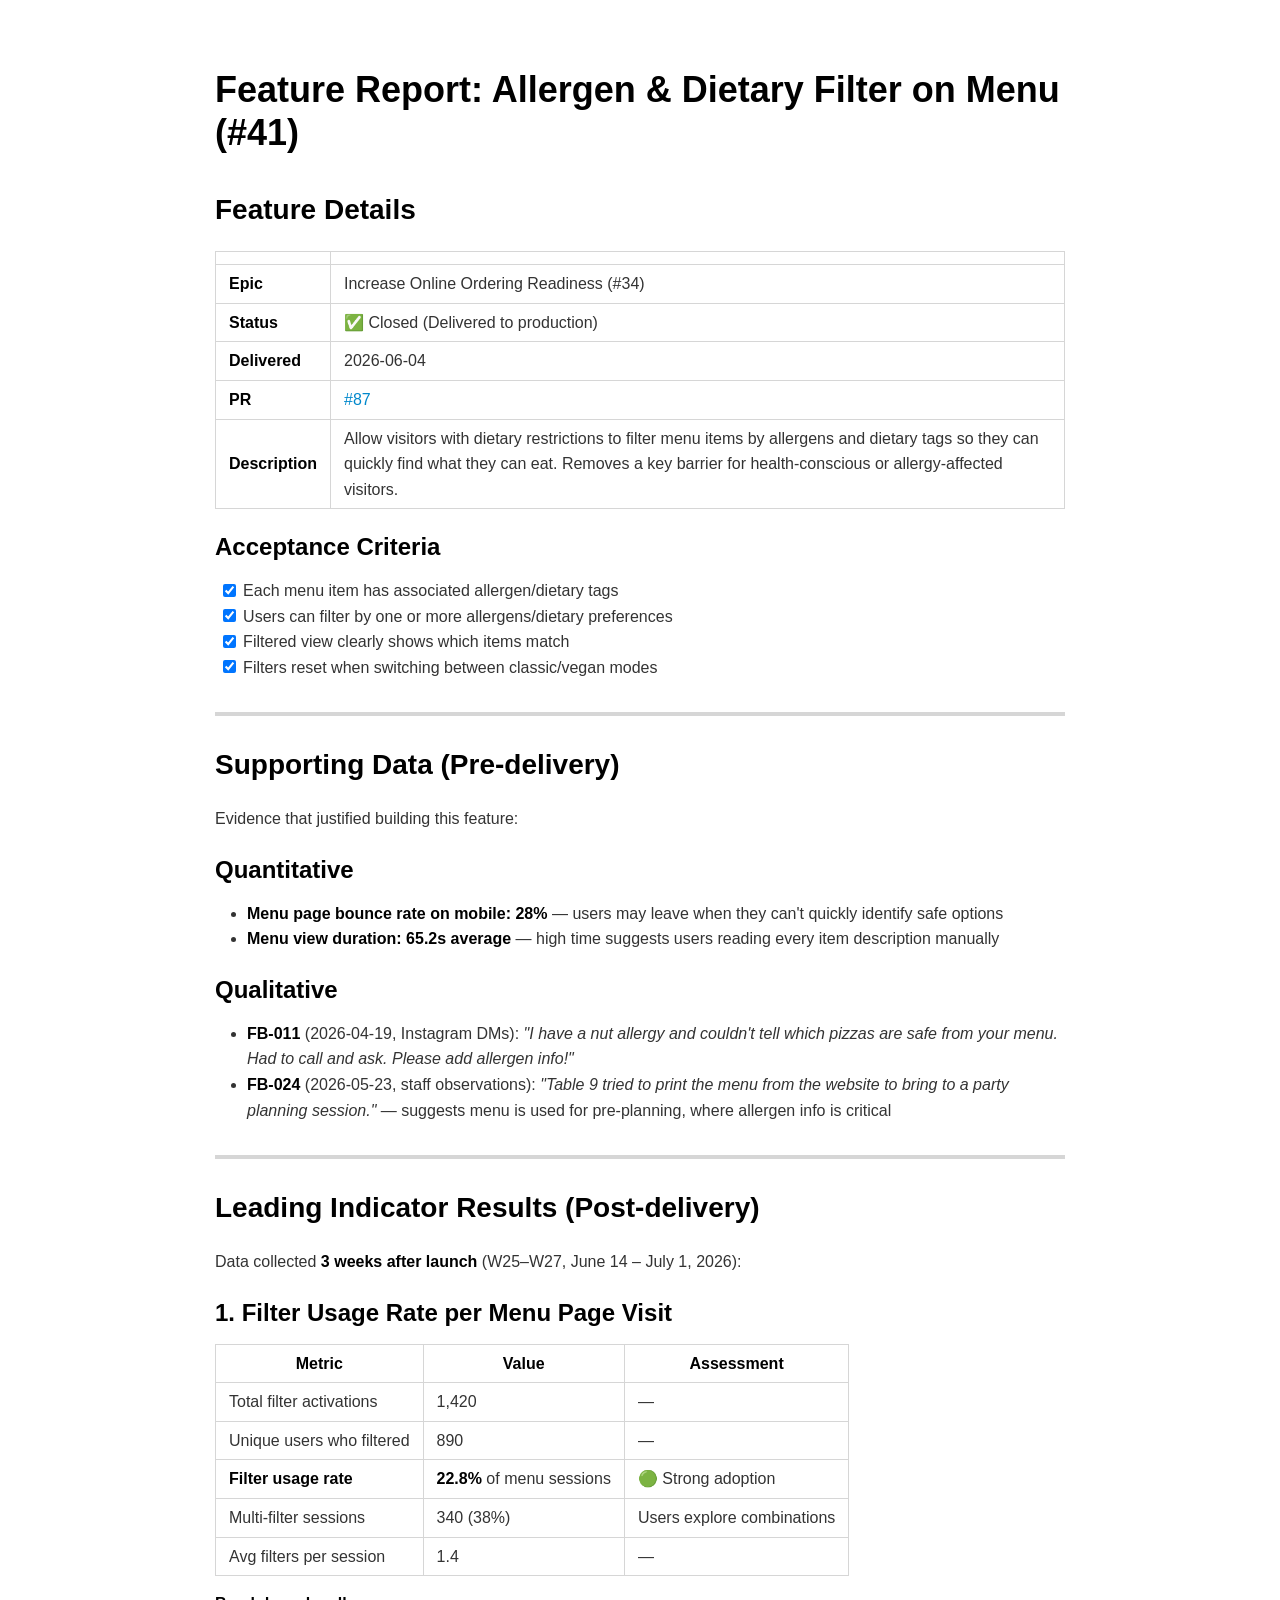
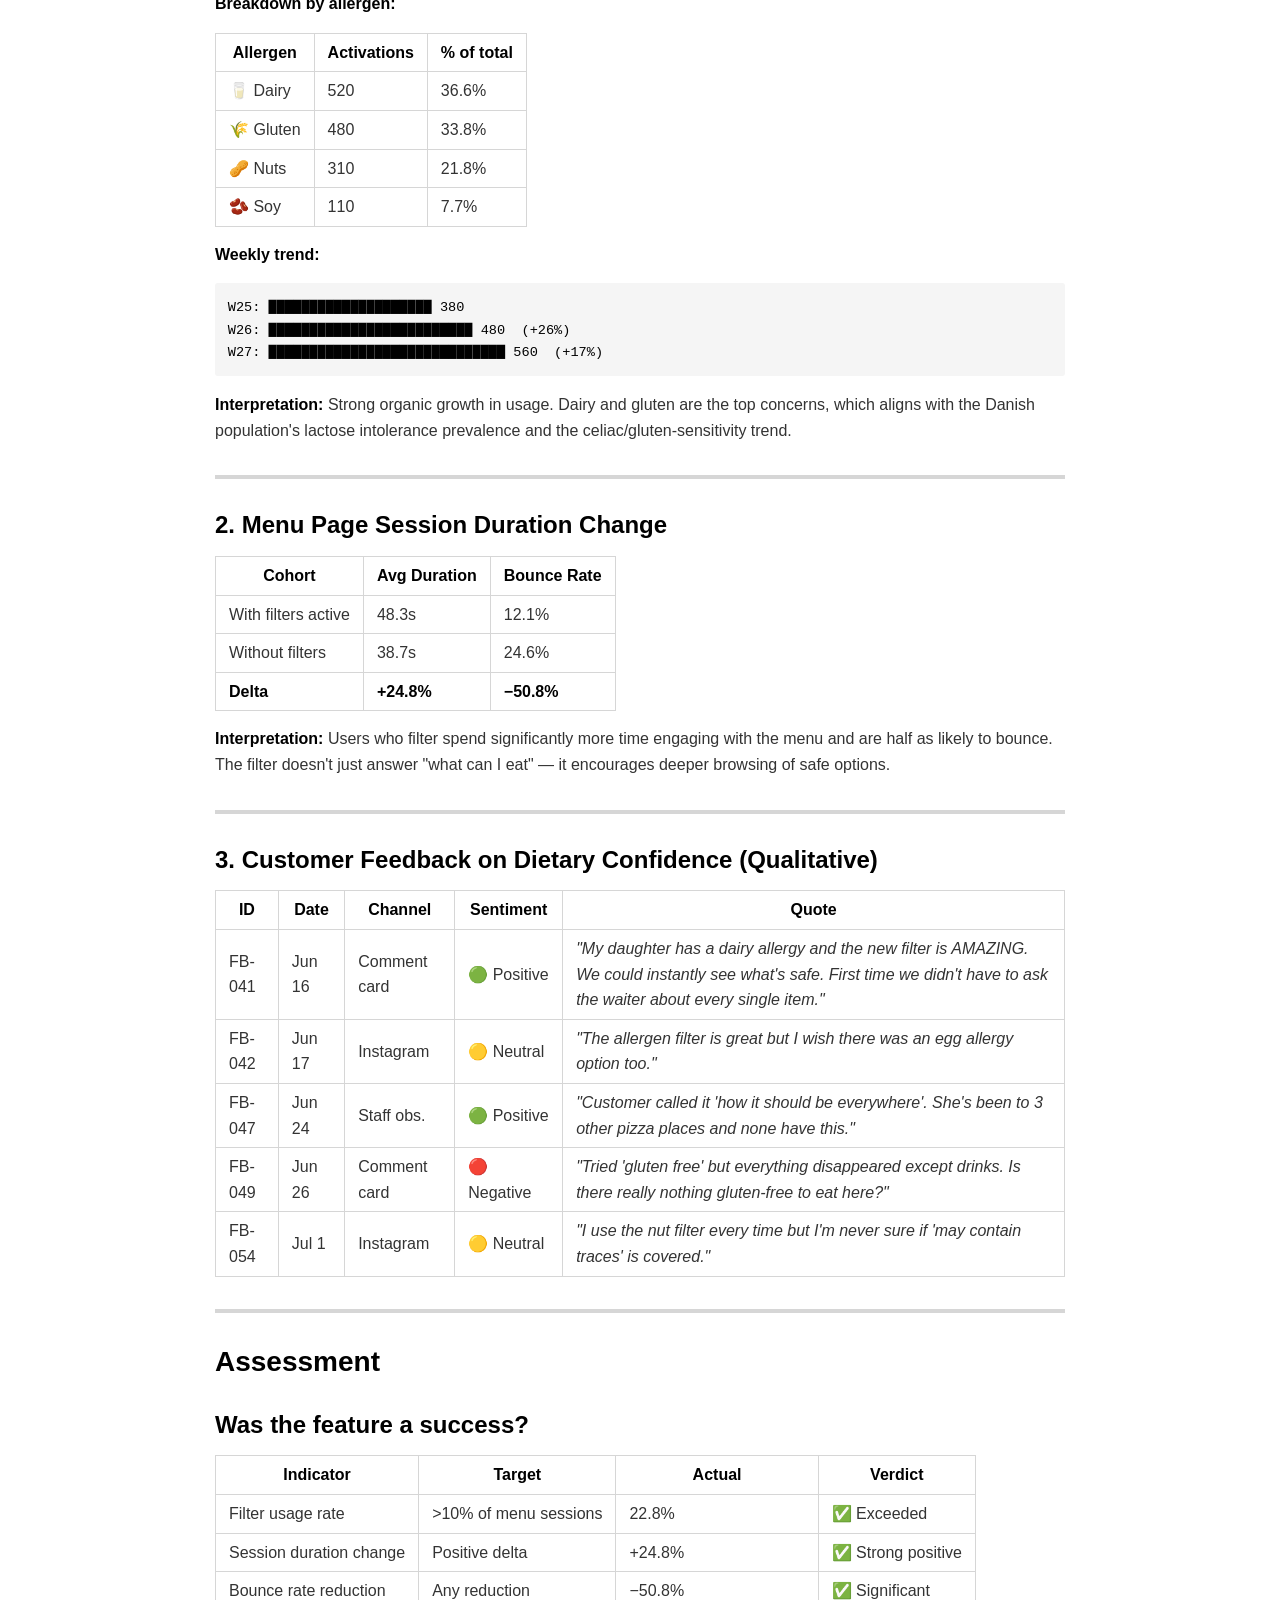
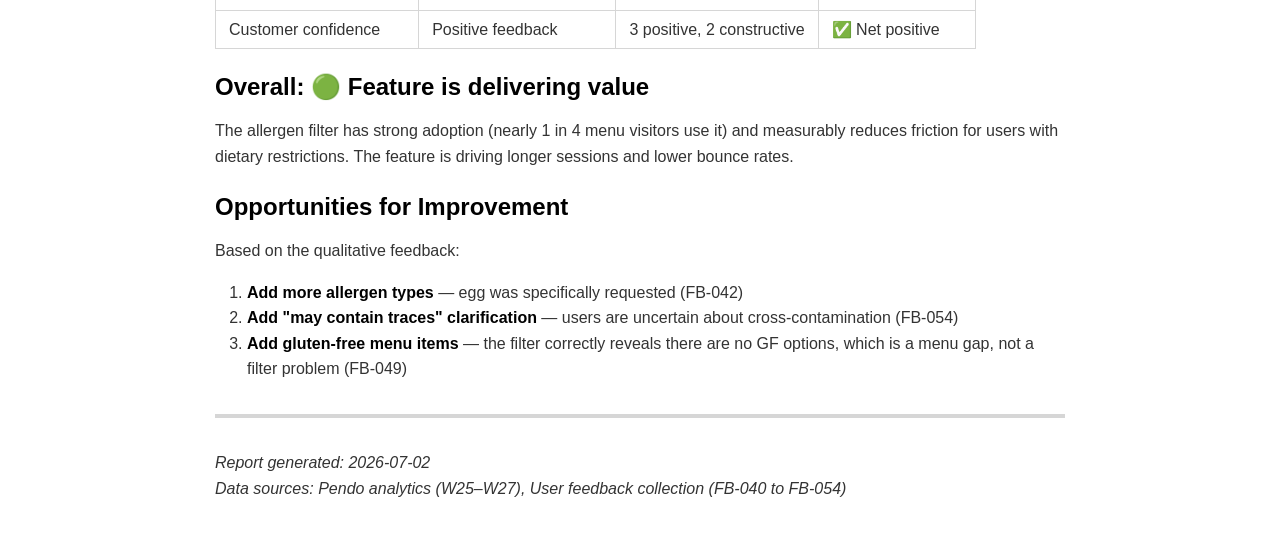
<file: claude_reports/delivery/feature-41-allergen-filter.html>
<!DOCTYPE html><html><head>
      <title>feature-41-allergen-filter</title>
      <meta charset="utf-8">
      <meta name="viewport" content="width=device-width, initial-scale=1.0">
      
      <link rel="stylesheet" href="file:////home/cbip/.vscode-server/extensions/shd101wyy.markdown-preview-enhanced-0.8.27/crossnote/dependencies/katex/katex.min.css">
      
      
      
      
      
      
      
      <style>
      code[class*=language-],pre[class*=language-]{color:#333;background:0 0;font-family:Consolas,"Liberation Mono",Menlo,Courier,monospace;text-align:left;white-space:pre;word-spacing:normal;word-break:normal;word-wrap:normal;line-height:1.4;-moz-tab-size:8;-o-tab-size:8;tab-size:8;-webkit-hyphens:none;-moz-hyphens:none;-ms-hyphens:none;hyphens:none}pre[class*=language-]{padding:.8em;overflow:auto;border-radius:3px;background:#f5f5f5}:not(pre)>code[class*=language-]{padding:.1em;border-radius:.3em;white-space:normal;background:#f5f5f5}.token.blockquote,.token.comment{color:#969896}.token.cdata{color:#183691}.token.doctype,.token.macro.property,.token.punctuation,.token.variable{color:#333}.token.builtin,.token.important,.token.keyword,.token.operator,.token.rule{color:#a71d5d}.token.attr-value,.token.regex,.token.string,.token.url{color:#183691}.token.atrule,.token.boolean,.token.code,.token.command,.token.constant,.token.entity,.token.number,.token.property,.token.symbol{color:#0086b3}.token.prolog,.token.selector,.token.tag{color:#63a35c}.token.attr-name,.token.class,.token.class-name,.token.function,.token.id,.token.namespace,.token.pseudo-class,.token.pseudo-element,.token.url-reference .token.variable{color:#795da3}.token.entity{cursor:help}.token.title,.token.title .token.punctuation{font-weight:700;color:#1d3e81}.token.list{color:#ed6a43}.token.inserted{background-color:#eaffea;color:#55a532}.token.deleted{background-color:#ffecec;color:#bd2c00}.token.bold{font-weight:700}.token.italic{font-style:italic}.language-json .token.property{color:#183691}.language-markup .token.tag .token.punctuation{color:#333}.language-css .token.function,code.language-css{color:#0086b3}.language-yaml .token.atrule{color:#63a35c}code.language-yaml{color:#183691}.language-ruby .token.function{color:#333}.language-markdown .token.url{color:#795da3}.language-makefile .token.symbol{color:#795da3}.language-makefile .token.variable{color:#183691}.language-makefile .token.builtin{color:#0086b3}.language-bash .token.keyword{color:#0086b3}pre[data-line]{position:relative;padding:1em 0 1em 3em}pre[data-line] .line-highlight-wrapper{position:absolute;top:0;left:0;background-color:transparent;display:block;width:100%}pre[data-line] .line-highlight{position:absolute;left:0;right:0;padding:inherit 0;margin-top:1em;background:hsla(24,20%,50%,.08);background:linear-gradient(to right,hsla(24,20%,50%,.1) 70%,hsla(24,20%,50%,0));pointer-events:none;line-height:inherit;white-space:pre}pre[data-line] .line-highlight:before,pre[data-line] .line-highlight[data-end]:after{content:attr(data-start);position:absolute;top:.4em;left:.6em;min-width:1em;padding:0 .5em;background-color:hsla(24,20%,50%,.4);color:#f4f1ef;font:bold 65%/1.5 sans-serif;text-align:center;vertical-align:.3em;border-radius:999px;text-shadow:none;box-shadow:0 1px #fff}pre[data-line] .line-highlight[data-end]:after{content:attr(data-end);top:auto;bottom:.4em}html body{font-family:'Helvetica Neue',Helvetica,'Segoe UI',Arial,freesans,sans-serif;font-size:16px;line-height:1.6;color:#333;background-color:#fff;overflow:initial;box-sizing:border-box;word-wrap:break-word}html body>:first-child{margin-top:0}html body h1,html body h2,html body h3,html body h4,html body h5,html body h6{line-height:1.2;margin-top:1em;margin-bottom:16px;color:#000}html body h1{font-size:2.25em;font-weight:300;padding-bottom:.3em}html body h2{font-size:1.75em;font-weight:400;padding-bottom:.3em}html body h3{font-size:1.5em;font-weight:500}html body h4{font-size:1.25em;font-weight:600}html body h5{font-size:1.1em;font-weight:600}html body h6{font-size:1em;font-weight:600}html body h1,html body h2,html body h3,html body h4,html body h5{font-weight:600}html body h5{font-size:1em}html body h6{color:#5c5c5c}html body strong{color:#000}html body del{color:#5c5c5c}html body a:not([href]){color:inherit;text-decoration:none}html body a{color:#08c;text-decoration:none}html body a:hover{color:#00a3f5;text-decoration:none}html body img{max-width:100%}html body>p{margin-top:0;margin-bottom:16px;word-wrap:break-word}html body>ol,html body>ul{margin-bottom:16px}html body ol,html body ul{padding-left:2em}html body ol.no-list,html body ul.no-list{padding:0;list-style-type:none}html body ol ol,html body ol ul,html body ul ol,html body ul ul{margin-top:0;margin-bottom:0}html body li{margin-bottom:0}html body li.task-list-item{list-style:none}html body li>p{margin-top:0;margin-bottom:0}html body .task-list-item-checkbox{margin:0 .2em .25em -1.8em;vertical-align:middle}html body .task-list-item-checkbox:hover{cursor:pointer}html body blockquote{margin:16px 0;font-size:inherit;padding:0 15px;color:#5c5c5c;background-color:#f0f0f0;border-left:4px solid #d6d6d6}html body blockquote>:first-child{margin-top:0}html body blockquote>:last-child{margin-bottom:0}html body hr{height:4px;margin:32px 0;background-color:#d6d6d6;border:0 none}html body table{margin:10px 0 15px 0;border-collapse:collapse;border-spacing:0;display:block;width:100%;overflow:auto;word-break:normal;word-break:keep-all}html body table th{font-weight:700;color:#000}html body table td,html body table th{border:1px solid #d6d6d6;padding:6px 13px}html body dl{padding:0}html body dl dt{padding:0;margin-top:16px;font-size:1em;font-style:italic;font-weight:700}html body dl dd{padding:0 16px;margin-bottom:16px}html body code{font-family:Menlo,Monaco,Consolas,'Courier New',monospace;font-size:.85em;color:#000;background-color:#f0f0f0;border-radius:3px;padding:.2em 0}html body code::after,html body code::before{letter-spacing:-.2em;content:'\00a0'}html body pre>code{padding:0;margin:0;word-break:normal;white-space:pre;background:0 0;border:0}html body .highlight{margin-bottom:16px}html body .highlight pre,html body pre{padding:1em;overflow:auto;line-height:1.45;border:#d6d6d6;border-radius:3px}html body .highlight pre{margin-bottom:0;word-break:normal}html body pre code,html body pre tt{display:inline;max-width:initial;padding:0;margin:0;overflow:initial;line-height:inherit;word-wrap:normal;background-color:transparent;border:0}html body pre code:after,html body pre code:before,html body pre tt:after,html body pre tt:before{content:normal}html body blockquote,html body dl,html body ol,html body p,html body pre,html body ul{margin-top:0;margin-bottom:16px}html body kbd{color:#000;border:1px solid #d6d6d6;border-bottom:2px solid #c7c7c7;padding:2px 4px;background-color:#f0f0f0;border-radius:3px}@media print{html body{background-color:#fff}html body h1,html body h2,html body h3,html body h4,html body h5,html body h6{color:#000;page-break-after:avoid}html body blockquote{color:#5c5c5c}html body pre{page-break-inside:avoid}html body table{display:table}html body img{display:block;max-width:100%;max-height:100%}html body code,html body pre{word-wrap:break-word;white-space:pre}}.markdown-preview{width:100%;height:100%;box-sizing:border-box}.markdown-preview ul{list-style:disc}.markdown-preview ul ul{list-style:circle}.markdown-preview ul ul ul{list-style:square}.markdown-preview ol{list-style:decimal}.markdown-preview ol ol,.markdown-preview ul ol{list-style-type:lower-roman}.markdown-preview ol ol ol,.markdown-preview ol ul ol,.markdown-preview ul ol ol,.markdown-preview ul ul ol{list-style-type:lower-alpha}.markdown-preview .newpage,.markdown-preview .pagebreak{page-break-before:always}.markdown-preview pre.line-numbers{position:relative;padding-left:3.8em;counter-reset:linenumber}.markdown-preview pre.line-numbers>code{position:relative}.markdown-preview pre.line-numbers .line-numbers-rows{position:absolute;pointer-events:none;top:1em;font-size:100%;left:0;width:3em;letter-spacing:-1px;border-right:1px solid #999;-webkit-user-select:none;-moz-user-select:none;-ms-user-select:none;user-select:none}.markdown-preview pre.line-numbers .line-numbers-rows>span{pointer-events:none;display:block;counter-increment:linenumber}.markdown-preview pre.line-numbers .line-numbers-rows>span:before{content:counter(linenumber);color:#999;display:block;padding-right:.8em;text-align:right}.markdown-preview .mathjax-exps .MathJax_Display{text-align:center!important}.markdown-preview:not([data-for=preview]) .code-chunk .code-chunk-btn-group{display:none}.markdown-preview:not([data-for=preview]) .code-chunk .status{display:none}.markdown-preview:not([data-for=preview]) .code-chunk .output-div{margin-bottom:16px}.markdown-preview .md-toc{padding:0}.markdown-preview .md-toc .md-toc-details{margin:0;padding:0;border:none}.markdown-preview .md-toc summary.md-toc-link-wrapper{cursor:pointer;list-style-position:outside}.markdown-preview .md-toc summary.md-toc-link-wrapper::marker{font-size:.85em}.markdown-preview .md-toc .md-toc-link-wrapper .md-toc-link{display:inline;padding:.25rem 0}.markdown-preview .md-toc .md-toc-link-wrapper .md-toc-link div,.markdown-preview .md-toc .md-toc-link-wrapper .md-toc-link p{display:inline}.markdown-preview .md-toc .md-toc-link-wrapper.highlighted .md-toc-link{font-weight:800}.markdown-preview .md-toc .md-toc-link-wrapper[data-level='0']{margin-left:12px}.markdown-preview .md-toc .md-toc-link-wrapper[data-level='1']{margin-left:28px}.markdown-preview .md-toc .md-toc-link-wrapper[data-level='2']{margin-left:44px}.markdown-preview .md-toc .md-toc-link-wrapper[data-level='3']{margin-left:60px}.markdown-preview .md-toc .md-toc-link-wrapper[data-level='4']{margin-left:76px}.markdown-preview .md-toc .md-toc-link-wrapper[data-level='5']{margin-left:80px}.markdown-preview a.tag,.markdown-preview a.tag:active,.markdown-preview a.tag:link,.markdown-preview a.tag:visited,.markdown-preview span.tag:not(.token){display:inline-block;background-color:var(--vscode-badge-background,rgba(127,127,127,.18));color:var(--vscode-badge-foreground,currentColor);border-radius:2em;font-size:.85em;font-weight:500;padding:.05em .55em;line-height:1.5;white-space:nowrap;text-decoration:none;text-shadow:none;box-shadow:none;transition:background-color .12s ease,opacity .12s ease}.markdown-preview a.tag{cursor:pointer}.markdown-preview a.tag:focus,.markdown-preview a.tag:hover{background-color:var(--vscode-badge-background,rgba(127,127,127,.32));color:var(--vscode-badge-foreground,currentColor);opacity:.85;text-decoration:none;outline:0}.markdown-preview .wikilink-embed-content{border-left:3px solid var(--vscode-textBlockQuote-border,rgba(128,128,128,.3));background:var(--vscode-textBlockQuote-background,rgba(128,128,128,.05));margin:.5em 0;padding:.5em .75em;border-radius:0 3px 3px 0}.markdown-preview .wikilink-embed-content.wikilink-embed-error{border-left-color:var(--vscode-errorForeground,#cf222e);color:var(--vscode-errorForeground,#cf222e);font-style:italic;opacity:.8}.markdown-preview .wikilink-embed-content h1:first-child,.markdown-preview .wikilink-embed-content h2:first-child,.markdown-preview .wikilink-embed-content h3:first-child,.markdown-preview .wikilink-embed-content h4:first-child,.markdown-preview .wikilink-embed-content h5:first-child,.markdown-preview .wikilink-embed-content h6:first-child{margin-top:.25em}.markdown-preview .wikilink-embed-content .wikilink-embed-content{margin:.25em 0;padding:.25em .5em}.markdown-preview .block-id{display:none}.scrollbar-style::-webkit-scrollbar{width:8px}.scrollbar-style::-webkit-scrollbar-track{border-radius:10px;background-color:transparent}.scrollbar-style::-webkit-scrollbar-thumb{border-radius:5px;background-color:rgba(150,150,150,.66);border:4px solid rgba(150,150,150,.66);background-clip:content-box}html body[for=html-export]:not([data-presentation-mode]){position:relative;width:100%;height:100%;top:0;left:0;margin:0;padding:0;overflow:auto}html body[for=html-export]:not([data-presentation-mode]) .markdown-preview{position:relative;top:0;min-height:100vh}@media screen and (min-width:914px){html body[for=html-export]:not([data-presentation-mode]) .markdown-preview{padding:2em calc(50% - 457px + 2em)}}@media screen and (max-width:914px){html body[for=html-export]:not([data-presentation-mode]) .markdown-preview{padding:2em}}@media screen and (max-width:450px){html body[for=html-export]:not([data-presentation-mode]) .markdown-preview{font-size:14px!important;padding:1em}}@media print{html body[for=html-export]:not([data-presentation-mode]) #sidebar-toc-btn{display:none}}html body[for=html-export]:not([data-presentation-mode]) #sidebar-toc-btn{position:fixed;bottom:8px;left:8px;font-size:28px;cursor:pointer;color:inherit;z-index:99;width:32px;text-align:center;opacity:.4}html body[for=html-export]:not([data-presentation-mode])[html-show-sidebar-toc] #sidebar-toc-btn{opacity:1}html body[for=html-export]:not([data-presentation-mode])[html-show-sidebar-toc] .md-sidebar-toc{position:fixed;top:0;left:0;width:300px;height:100%;padding:32px 0 48px 0;font-size:14px;box-shadow:0 0 4px rgba(150,150,150,.33);box-sizing:border-box;overflow:auto;background-color:inherit}html body[for=html-export]:not([data-presentation-mode])[html-show-sidebar-toc] .md-sidebar-toc::-webkit-scrollbar{width:8px}html body[for=html-export]:not([data-presentation-mode])[html-show-sidebar-toc] .md-sidebar-toc::-webkit-scrollbar-track{border-radius:10px;background-color:transparent}html body[for=html-export]:not([data-presentation-mode])[html-show-sidebar-toc] .md-sidebar-toc::-webkit-scrollbar-thumb{border-radius:5px;background-color:rgba(150,150,150,.66);border:4px solid rgba(150,150,150,.66);background-clip:content-box}html body[for=html-export]:not([data-presentation-mode])[html-show-sidebar-toc] .md-sidebar-toc a{text-decoration:none}html body[for=html-export]:not([data-presentation-mode])[html-show-sidebar-toc] .md-sidebar-toc .md-toc{padding:0 16px}html body[for=html-export]:not([data-presentation-mode])[html-show-sidebar-toc] .md-sidebar-toc .md-toc .md-toc-details{margin:0;padding:0;border:none}html body[for=html-export]:not([data-presentation-mode])[html-show-sidebar-toc] .md-sidebar-toc .md-toc .md-toc-link-wrapper .md-toc-link{display:inline;padding:.25rem 0}html body[for=html-export]:not([data-presentation-mode])[html-show-sidebar-toc] .md-sidebar-toc .md-toc .md-toc-link-wrapper .md-toc-link div,html body[for=html-export]:not([data-presentation-mode])[html-show-sidebar-toc] .md-sidebar-toc .md-toc .md-toc-link-wrapper .md-toc-link p{display:inline}html body[for=html-export]:not([data-presentation-mode])[html-show-sidebar-toc] .md-sidebar-toc .md-toc .md-toc-link-wrapper.highlighted .md-toc-link{font-weight:800}html body[for=html-export]:not([data-presentation-mode])[html-show-sidebar-toc] .md-sidebar-toc .md-toc .md-toc-link-wrapper[data-level='0']{padding-left:0}html body[for=html-export]:not([data-presentation-mode])[html-show-sidebar-toc] .md-sidebar-toc .md-toc .md-toc-link-wrapper[data-level='1']{padding-left:16px}html body[for=html-export]:not([data-presentation-mode])[html-show-sidebar-toc] .md-sidebar-toc .md-toc .md-toc-link-wrapper[data-level='2']{padding-left:32px}html body[for=html-export]:not([data-presentation-mode])[html-show-sidebar-toc] .md-sidebar-toc .md-toc .md-toc-link-wrapper[data-level='3']{padding-left:48px}html body[for=html-export]:not([data-presentation-mode])[html-show-sidebar-toc] .md-sidebar-toc .md-toc .md-toc-link-wrapper[data-level='4']{padding-left:64px}html body[for=html-export]:not([data-presentation-mode])[html-show-sidebar-toc] .md-sidebar-toc .md-toc .md-toc-link-wrapper[data-level='5']{padding-left:80px}html body[for=html-export]:not([data-presentation-mode])[html-show-sidebar-toc] .markdown-preview{left:300px;width:calc(100% - 300px);padding:2em calc(50% - 457px - 300px / 2);margin:0;box-sizing:border-box}@media screen and (max-width:1274px){html body[for=html-export]:not([data-presentation-mode])[html-show-sidebar-toc] .markdown-preview{padding:2em}}@media screen and (max-width:450px){html body[for=html-export]:not([data-presentation-mode])[html-show-sidebar-toc] .markdown-preview{width:100%}}html body[for=html-export]:not([data-presentation-mode]):not([html-show-sidebar-toc]) .markdown-preview{left:50%;transform:translateX(-50%)}html body[for=html-export]:not([data-presentation-mode]):not([html-show-sidebar-toc]) .md-sidebar-toc{display:none}
/* Please visit the URL below for more information: */
/*   https://shd101wyy.github.io/markdown-preview-enhanced/#/customize-css */

      </style>
      <script type="text/javascript">
  document.addEventListener("DOMContentLoaded", function () {
    // your code here
  });
</script>
    </head>
    <body for="html-export">
      <div class="crossnote markdown-preview  ">
      <div>
<h1 id="feature-report-allergen--dietary-filter-on-menu-41">Feature Report: Allergen &amp; Dietary Filter on Menu (#41) </h1>
<h2 id="feature-details">Feature Details </h2>
<table>
<thead>
<tr>
<th></th>
<th></th>
</tr>
</thead>
<tbody>
<tr>
<td><strong>Epic</strong></td>
<td>Increase Online Ordering Readiness (#34)</td>
</tr>
<tr>
<td><strong>Status</strong></td>
<td>✅ Closed (Delivered to production)</td>
</tr>
<tr>
<td><strong>Delivered</strong></td>
<td>2026-06-04</td>
</tr>
<tr>
<td><strong>PR</strong></td>
<td><a href="https://github.com/cbipnovo/pagesexample/pull/87">#87</a></td>
</tr>
<tr>
<td><strong>Description</strong></td>
<td>Allow visitors with dietary restrictions to filter menu items by allergens and dietary tags so they can quickly find what they can eat. Removes a key barrier for health-conscious or allergy-affected visitors.</td>
</tr>
</tbody>
</table>
<h3 id="acceptance-criteria">Acceptance Criteria </h3>
<ul>
<li class="task-list-item"><input type="checkbox" class="task-list-item-checkbox" checked=""> Each menu item has associated allergen/dietary tags</li>
<li class="task-list-item"><input type="checkbox" class="task-list-item-checkbox" checked=""> Users can filter by one or more allergens/dietary preferences</li>
<li class="task-list-item"><input type="checkbox" class="task-list-item-checkbox" checked=""> Filtered view clearly shows which items match</li>
<li class="task-list-item"><input type="checkbox" class="task-list-item-checkbox" checked=""> Filters reset when switching between classic/vegan modes</li>
</ul>
<hr>
<h2 id="supporting-data-pre-delivery">Supporting Data (Pre-delivery) </h2>
<p>Evidence that justified building this feature:</p>
<h3 id="quantitative">Quantitative </h3>
<ul>
<li><strong>Menu page bounce rate on mobile: 28%</strong> — users may leave when they can't quickly identify safe options</li>
<li><strong>Menu view duration: 65.2s average</strong> — high time suggests users reading every item description manually</li>
</ul>
<h3 id="qualitative">Qualitative </h3>
<ul>
<li><strong>FB-011</strong> (2026-04-19, Instagram DMs): <em>"I have a nut allergy and couldn't tell which pizzas are safe from your menu. Had to call and ask. Please add allergen info!"</em></li>
<li><strong>FB-024</strong> (2026-05-23, staff observations): <em>"Table 9 tried to print the menu from the website to bring to a party planning session."</em> — suggests menu is used for pre-planning, where allergen info is critical</li>
</ul>
<hr>
<h2 id="leading-indicator-results-post-delivery">Leading Indicator Results (Post-delivery) </h2>
<p>Data collected <strong>3 weeks after launch</strong> (W25–W27, June 14 – July 1, 2026):</p>
<h3 id="1-filter-usage-rate-per-menu-page-visit">1. Filter Usage Rate per Menu Page Visit </h3>
<table>
<thead>
<tr>
<th>Metric</th>
<th>Value</th>
<th>Assessment</th>
</tr>
</thead>
<tbody>
<tr>
<td>Total filter activations</td>
<td>1,420</td>
<td>—</td>
</tr>
<tr>
<td>Unique users who filtered</td>
<td>890</td>
<td>—</td>
</tr>
<tr>
<td><strong>Filter usage rate</strong></td>
<td><strong>22.8%</strong> of menu sessions</td>
<td>🟢 Strong adoption</td>
</tr>
<tr>
<td>Multi-filter sessions</td>
<td>340 (38%)</td>
<td>Users explore combinations</td>
</tr>
<tr>
<td>Avg filters per session</td>
<td>1.4</td>
<td>—</td>
</tr>
</tbody>
</table>
<p><strong>Breakdown by allergen:</strong></p>
<table>
<thead>
<tr>
<th>Allergen</th>
<th>Activations</th>
<th>% of total</th>
</tr>
</thead>
<tbody>
<tr>
<td>🥛 Dairy</td>
<td>520</td>
<td>36.6%</td>
</tr>
<tr>
<td>🌾 Gluten</td>
<td>480</td>
<td>33.8%</td>
</tr>
<tr>
<td>🥜 Nuts</td>
<td>310</td>
<td>21.8%</td>
</tr>
<tr>
<td>🫘 Soy</td>
<td>110</td>
<td>7.7%</td>
</tr>
</tbody>
</table>
<p><strong>Weekly trend:</strong></p>
<pre data-role="codeBlock" data-info="" class="language-text"><code>W25: ████████████████████ 380
W26: █████████████████████████ 480  (+26%)
W27: █████████████████████████████ 560  (+17%)
</code></pre><p><strong>Interpretation:</strong> Strong organic growth in usage. Dairy and gluten are the top concerns, which aligns with the Danish population's lactose intolerance prevalence and the celiac/gluten-sensitivity trend.</p>
<hr>
<h3 id="2-menu-page-session-duration-change">2. Menu Page Session Duration Change </h3>
<table>
<thead>
<tr>
<th>Cohort</th>
<th>Avg Duration</th>
<th>Bounce Rate</th>
</tr>
</thead>
<tbody>
<tr>
<td>With filters active</td>
<td>48.3s</td>
<td>12.1%</td>
</tr>
<tr>
<td>Without filters</td>
<td>38.7s</td>
<td>24.6%</td>
</tr>
<tr>
<td><strong>Delta</strong></td>
<td><strong>+24.8%</strong></td>
<td><strong>−50.8%</strong></td>
</tr>
</tbody>
</table>
<p><strong>Interpretation:</strong> Users who filter spend significantly more time engaging with the menu and are half as likely to bounce. The filter doesn't just answer "what can I eat" — it encourages deeper browsing of safe options.</p>
<hr>
<h3 id="3-customer-feedback-on-dietary-confidence-qualitative">3. Customer Feedback on Dietary Confidence (Qualitative) </h3>
<table>
<thead>
<tr>
<th>ID</th>
<th>Date</th>
<th>Channel</th>
<th>Sentiment</th>
<th>Quote</th>
</tr>
</thead>
<tbody>
<tr>
<td>FB-041</td>
<td>Jun 16</td>
<td>Comment card</td>
<td>🟢 Positive</td>
<td><em>"My daughter has a dairy allergy and the new filter is AMAZING. We could instantly see what's safe. First time we didn't have to ask the waiter about every single item."</em></td>
</tr>
<tr>
<td>FB-042</td>
<td>Jun 17</td>
<td>Instagram</td>
<td>🟡 Neutral</td>
<td><em>"The allergen filter is great but I wish there was an egg allergy option too."</em></td>
</tr>
<tr>
<td>FB-047</td>
<td>Jun 24</td>
<td>Staff obs.</td>
<td>🟢 Positive</td>
<td><em>"Customer called it 'how it should be everywhere'. She's been to 3 other pizza places and none have this."</em></td>
</tr>
<tr>
<td>FB-049</td>
<td>Jun 26</td>
<td>Comment card</td>
<td>🔴 Negative</td>
<td><em>"Tried 'gluten free' but everything disappeared except drinks. Is there really nothing gluten-free to eat here?"</em></td>
</tr>
<tr>
<td>FB-054</td>
<td>Jul 1</td>
<td>Instagram</td>
<td>🟡 Neutral</td>
<td><em>"I use the nut filter every time but I'm never sure if 'may contain traces' is covered."</em></td>
</tr>
</tbody>
</table>
<hr>
<h2 id="assessment">Assessment </h2>
<h3 id="was-the-feature-a-success">Was the feature a success? </h3>
<table>
<thead>
<tr>
<th>Indicator</th>
<th>Target</th>
<th>Actual</th>
<th>Verdict</th>
</tr>
</thead>
<tbody>
<tr>
<td>Filter usage rate</td>
<td>&gt;10% of menu sessions</td>
<td>22.8%</td>
<td>✅ Exceeded</td>
</tr>
<tr>
<td>Session duration change</td>
<td>Positive delta</td>
<td>+24.8%</td>
<td>✅ Strong positive</td>
</tr>
<tr>
<td>Bounce rate reduction</td>
<td>Any reduction</td>
<td>−50.8%</td>
<td>✅ Significant</td>
</tr>
<tr>
<td>Customer confidence</td>
<td>Positive feedback</td>
<td>3 positive, 2 constructive</td>
<td>✅ Net positive</td>
</tr>
</tbody>
</table>
<h3 id="overall--feature-is-delivering-value">Overall: 🟢 Feature is delivering value </h3>
<p>The allergen filter has strong adoption (nearly 1 in 4 menu visitors use it) and measurably reduces friction for users with dietary restrictions. The feature is driving longer sessions and lower bounce rates.</p>
<h3 id="opportunities-for-improvement">Opportunities for Improvement </h3>
<p>Based on the qualitative feedback:</p>
<ol>
<li><strong>Add more allergen types</strong> — egg was specifically requested (FB-042)</li>
<li><strong>Add "may contain traces" clarification</strong> — users are uncertain about cross-contamination (FB-054)</li>
<li><strong>Add gluten-free menu items</strong> — the filter correctly reveals there are no GF options, which is a menu gap, not a filter problem (FB-049)</li>
</ol>
<hr>
<p><em>Report generated: 2026-07-02</em><br>
<em>Data sources: Pendo analytics (W25–W27), User feedback collection (FB-040 to FB-054)</em></p>
</div>
      </div>
      
      
    
    
    
    
    
    
  
    </body></html>
</file>
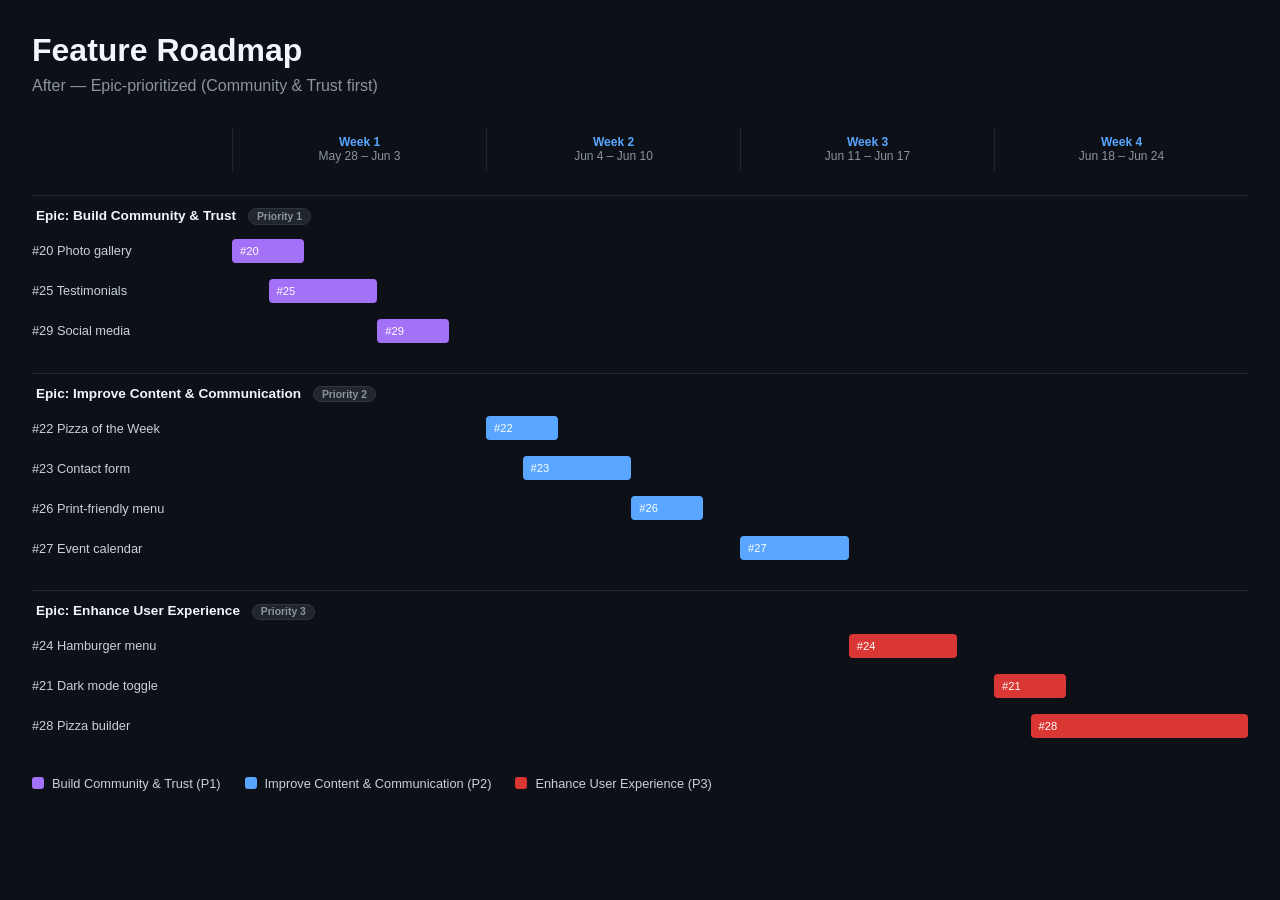
<file: claude_reports/proposals/roadmap-after.html>
<!DOCTYPE html>
<html lang="en">
<head>
    <meta charset="UTF-8">
    <title>Feature Roadmap — After (Epic-prioritized)</title>
    <style>
        * { margin: 0; padding: 0; box-sizing: border-box; }
        body { font-family: -apple-system, BlinkMacSystemFont, 'Segoe UI', sans-serif; background: #0d1117; color: #c9d1d9; padding: 2rem; }
        h1 { color: #f0f6fc; margin-bottom: 0.5rem; }
        .subtitle { color: #8b949e; margin-bottom: 2rem; }
        .roadmap { position: relative; margin-top: 1rem; }
        .timeline-header { display: grid; grid-template-columns: 200px 1fr; margin-bottom: 0.5rem; }
        .weeks { display: grid; grid-template-columns: repeat(4, 1fr); gap: 0; }
        .week-label { text-align: center; font-size: 0.75rem; color: #8b949e; padding: 0.5rem; border-left: 1px solid #21262d; }
        .week-label span { display: block; color: #58a6ff; font-weight: 600; }
        .row { display: grid; grid-template-columns: 200px 1fr; align-items: center; margin-bottom: 0.25rem; height: 36px; }
        .label { font-size: 0.8rem; padding-right: 1rem; white-space: nowrap; overflow: hidden; text-overflow: ellipsis; }
        .bar-container { position: relative; height: 28px; }
        .bar { position: absolute; height: 24px; border-radius: 4px; top: 2px; display: flex; align-items: center; padding-left: 8px; font-size: 0.7rem; color: #fff; font-weight: 500; }
        .epic-section { margin-top: 1.5rem; padding-top: 0.75rem; border-top: 1px solid #21262d; }
        .epic-title { font-size: 0.85rem; font-weight: 700; color: #f0f6fc; margin-bottom: 0.5rem; padding-left: 0.25rem; }
        .epic-ux .bar { background: #da3633; }
        .epic-community .bar { background: #a371f7; }
        .epic-content .bar { background: #58a6ff; }
        .today-line { position: absolute; top: 0; bottom: 0; width: 2px; background: #f85149; z-index: 10; }
        .today-label { position: absolute; top: -20px; font-size: 0.65rem; color: #f85149; transform: translateX(-50%); }
        .legend { display: flex; gap: 1.5rem; margin-top: 2rem; }
        .legend-item { display: flex; align-items: center; gap: 0.5rem; font-size: 0.8rem; }
        .legend-dot { width: 12px; height: 12px; border-radius: 3px; }
        .priority-badge { display: inline-block; background: #21262d; border: 1px solid #30363d; border-radius: 10px; padding: 0.1rem 0.5rem; font-size: 0.65rem; color: #8b949e; margin-left: 0.5rem; }
    </style>
</head>
<body>
    <h1>Feature Roadmap</h1>
    <p class="subtitle">After — Epic-prioritized (Community & Trust first)</p>

    <div class="roadmap">
        <div class="timeline-header">
            <div></div>
            <div class="weeks">
                <div class="week-label"><span>Week 1</span>May 28 – Jun 3</div>
                <div class="week-label"><span>Week 2</span>Jun 4 – Jun 10</div>
                <div class="week-label"><span>Week 3</span>Jun 11 – Jun 17</div>
                <div class="week-label"><span>Week 4</span>Jun 18 – Jun 24</div>
            </div>
        </div>

        <div class="epic-section">
            <div class="epic-title">Epic: Build Community & Trust <span class="priority-badge">Priority 1</span></div>
            <div class="row epic-community">
                <div class="label">#20 Photo gallery</div>
                <div class="bar-container"><div class="bar" style="left: 0%; width: 7.1%;">#20</div></div>
            </div>
            <div class="row epic-community">
                <div class="label">#25 Testimonials</div>
                <div class="bar-container"><div class="bar" style="left: 3.6%; width: 10.7%;">#25</div></div>
            </div>
            <div class="row epic-community">
                <div class="label">#29 Social media</div>
                <div class="bar-container"><div class="bar" style="left: 14.3%; width: 7.1%;">#29</div></div>
            </div>
        </div>

        <div class="epic-section">
            <div class="epic-title">Epic: Improve Content & Communication <span class="priority-badge">Priority 2</span></div>
            <div class="row epic-content">
                <div class="label">#22 Pizza of the Week</div>
                <div class="bar-container"><div class="bar" style="left: 25%; width: 7.1%;">#22</div></div>
            </div>
            <div class="row epic-content">
                <div class="label">#23 Contact form</div>
                <div class="bar-container"><div class="bar" style="left: 28.6%; width: 10.7%;">#23</div></div>
            </div>
            <div class="row epic-content">
                <div class="label">#26 Print-friendly menu</div>
                <div class="bar-container"><div class="bar" style="left: 39.3%; width: 7.1%;">#26</div></div>
            </div>
            <div class="row epic-content">
                <div class="label">#27 Event calendar</div>
                <div class="bar-container"><div class="bar" style="left: 50%; width: 10.7%;">#27</div></div>
            </div>
        </div>

        <div class="epic-section">
            <div class="epic-title">Epic: Enhance User Experience <span class="priority-badge">Priority 3</span></div>
            <div class="row epic-ux">
                <div class="label">#24 Hamburger menu</div>
                <div class="bar-container"><div class="bar" style="left: 60.7%; width: 10.7%;">#24</div></div>
            </div>
            <div class="row epic-ux">
                <div class="label">#21 Dark mode toggle</div>
                <div class="bar-container"><div class="bar" style="left: 75%; width: 7.1%;">#21</div></div>
            </div>
            <div class="row epic-ux">
                <div class="label">#28 Pizza builder</div>
                <div class="bar-container"><div class="bar" style="left: 78.6%; width: 21.4%;">#28</div></div>
            </div>
        </div>
    </div>

    <div class="legend">
        <div class="legend-item"><div class="legend-dot" style="background: #a371f7;"></div>Build Community & Trust (P1)</div>
        <div class="legend-item"><div class="legend-dot" style="background: #58a6ff;"></div>Improve Content & Communication (P2)</div>
        <div class="legend-item"><div class="legend-dot" style="background: #da3633;"></div>Enhance User Experience (P3)</div>
    </div>
</body>
</html>
</file>
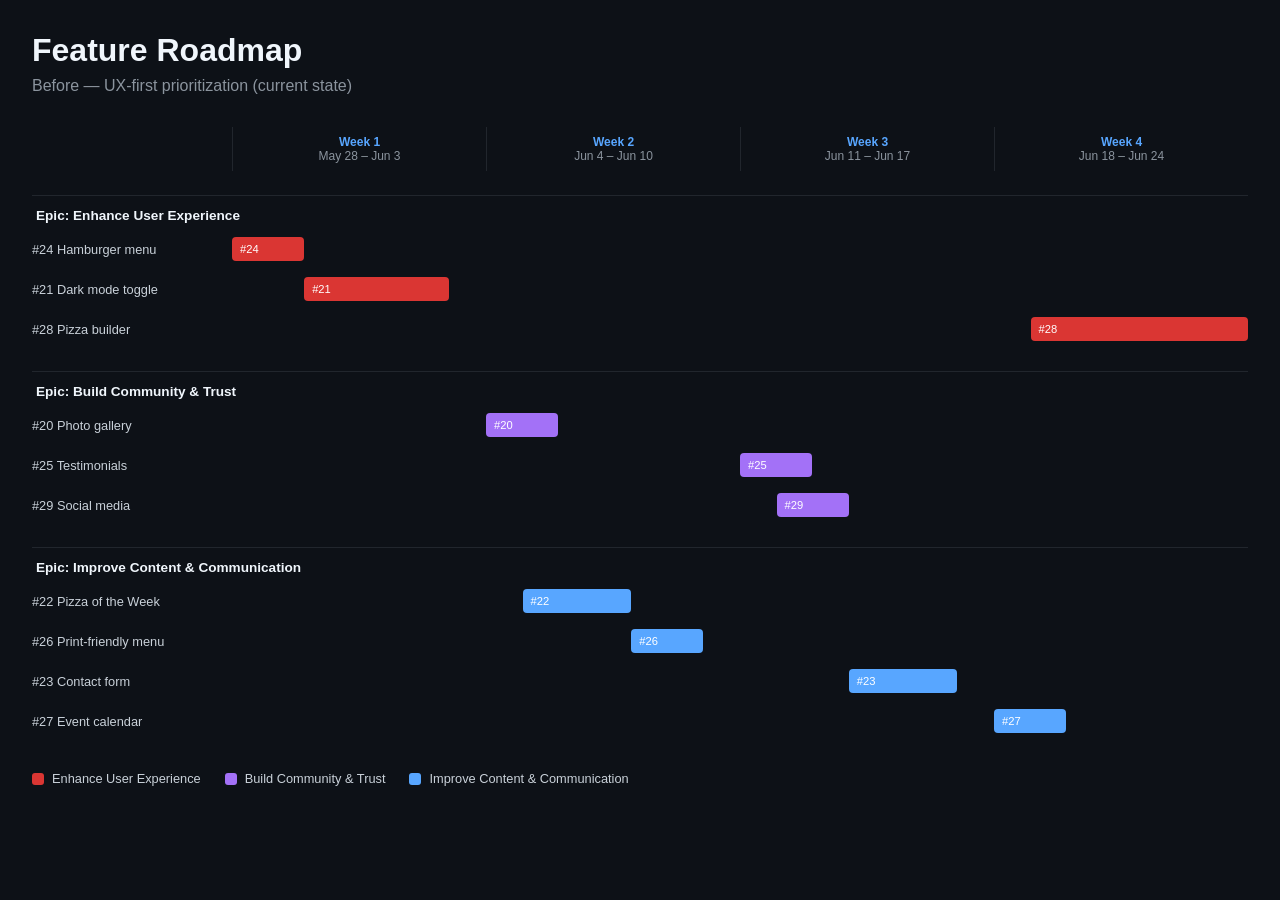
<file: claude_reports/proposals/roadmap-before.html>
<!DOCTYPE html>
<html lang="en">
<head>
    <meta charset="UTF-8">
    <title>Feature Roadmap — Before (UX-first prioritization)</title>
    <style>
        * { margin: 0; padding: 0; box-sizing: border-box; }
        body { font-family: -apple-system, BlinkMacSystemFont, 'Segoe UI', sans-serif; background: #0d1117; color: #c9d1d9; padding: 2rem; }
        h1 { color: #f0f6fc; margin-bottom: 0.5rem; }
        .subtitle { color: #8b949e; margin-bottom: 2rem; }
        .roadmap { position: relative; margin-top: 1rem; }
        .timeline-header { display: grid; grid-template-columns: 200px 1fr; margin-bottom: 0.5rem; }
        .weeks { display: grid; grid-template-columns: repeat(4, 1fr); gap: 0; }
        .week-label { text-align: center; font-size: 0.75rem; color: #8b949e; padding: 0.5rem; border-left: 1px solid #21262d; }
        .week-label span { display: block; color: #58a6ff; font-weight: 600; }
        .row { display: grid; grid-template-columns: 200px 1fr; align-items: center; margin-bottom: 0.25rem; height: 36px; }
        .label { font-size: 0.8rem; padding-right: 1rem; white-space: nowrap; overflow: hidden; text-overflow: ellipsis; }
        .bar-container { position: relative; height: 28px; }
        .bar { position: absolute; height: 24px; border-radius: 4px; top: 2px; display: flex; align-items: center; padding-left: 8px; font-size: 0.7rem; color: #fff; font-weight: 500; }
        .epic-section { margin-top: 1.5rem; padding-top: 0.75rem; border-top: 1px solid #21262d; }
        .epic-title { font-size: 0.85rem; font-weight: 700; color: #f0f6fc; margin-bottom: 0.5rem; padding-left: 0.25rem; }
        .epic-ux .bar { background: #da3633; }
        .epic-community .bar { background: #a371f7; }
        .epic-content .bar { background: #58a6ff; }
        .today-line { position: absolute; top: 0; bottom: 0; width: 2px; background: #f85149; z-index: 10; }
        .today-label { position: absolute; top: -20px; font-size: 0.65rem; color: #f85149; transform: translateX(-50%); }
        .legend { display: flex; gap: 1.5rem; margin-top: 2rem; }
        .legend-item { display: flex; align-items: center; gap: 0.5rem; font-size: 0.8rem; }
        .legend-dot { width: 12px; height: 12px; border-radius: 3px; }
    </style>
</head>
<body>
    <h1>Feature Roadmap</h1>
    <p class="subtitle">Before — UX-first prioritization (current state)</p>

    <div class="roadmap">
        <div class="timeline-header">
            <div></div>
            <div class="weeks">
                <div class="week-label"><span>Week 1</span>May 28 – Jun 3</div>
                <div class="week-label"><span>Week 2</span>Jun 4 – Jun 10</div>
                <div class="week-label"><span>Week 3</span>Jun 11 – Jun 17</div>
                <div class="week-label"><span>Week 4</span>Jun 18 – Jun 24</div>
            </div>
        </div>

        <div class="epic-section">
            <div class="epic-title">Epic: Enhance User Experience</div>
            <div class="row epic-ux">
                <div class="label">#24 Hamburger menu</div>
                <div class="bar-container"><div class="bar" style="left: 0%; width: 7.1%;">#24</div></div>
            </div>
            <div class="row epic-ux">
                <div class="label">#21 Dark mode toggle</div>
                <div class="bar-container"><div class="bar" style="left: 7.1%; width: 14.3%;">#21</div></div>
            </div>
            <div class="row epic-ux">
                <div class="label">#28 Pizza builder</div>
                <div class="bar-container"><div class="bar" style="left: 78.6%; width: 21.4%;">#28</div></div>
            </div>
        </div>

        <div class="epic-section">
            <div class="epic-title">Epic: Build Community & Trust</div>
            <div class="row epic-community">
                <div class="label">#20 Photo gallery</div>
                <div class="bar-container"><div class="bar" style="left: 25%; width: 7.1%;">#20</div></div>
            </div>
            <div class="row epic-community">
                <div class="label">#25 Testimonials</div>
                <div class="bar-container"><div class="bar" style="left: 50%; width: 7.1%;">#25</div></div>
            </div>
            <div class="row epic-community">
                <div class="label">#29 Social media</div>
                <div class="bar-container"><div class="bar" style="left: 53.6%; width: 7.1%;">#29</div></div>
            </div>
        </div>

        <div class="epic-section">
            <div class="epic-title">Epic: Improve Content & Communication</div>
            <div class="row epic-content">
                <div class="label">#22 Pizza of the Week</div>
                <div class="bar-container"><div class="bar" style="left: 28.6%; width: 10.7%;">#22</div></div>
            </div>
            <div class="row epic-content">
                <div class="label">#26 Print-friendly menu</div>
                <div class="bar-container"><div class="bar" style="left: 39.3%; width: 7.1%;">#26</div></div>
            </div>
            <div class="row epic-content">
                <div class="label">#23 Contact form</div>
                <div class="bar-container"><div class="bar" style="left: 60.7%; width: 10.7%;">#23</div></div>
            </div>
            <div class="row epic-content">
                <div class="label">#27 Event calendar</div>
                <div class="bar-container"><div class="bar" style="left: 75%; width: 7.1%;">#27</div></div>
            </div>
        </div>
    </div>

    <div class="legend">
        <div class="legend-item"><div class="legend-dot" style="background: #da3633;"></div>Enhance User Experience</div>
        <div class="legend-item"><div class="legend-dot" style="background: #a371f7;"></div>Build Community & Trust</div>
        <div class="legend-item"><div class="legend-dot" style="background: #58a6ff;"></div>Improve Content & Communication</div>
    </div>
</body>
</html>
</file>
